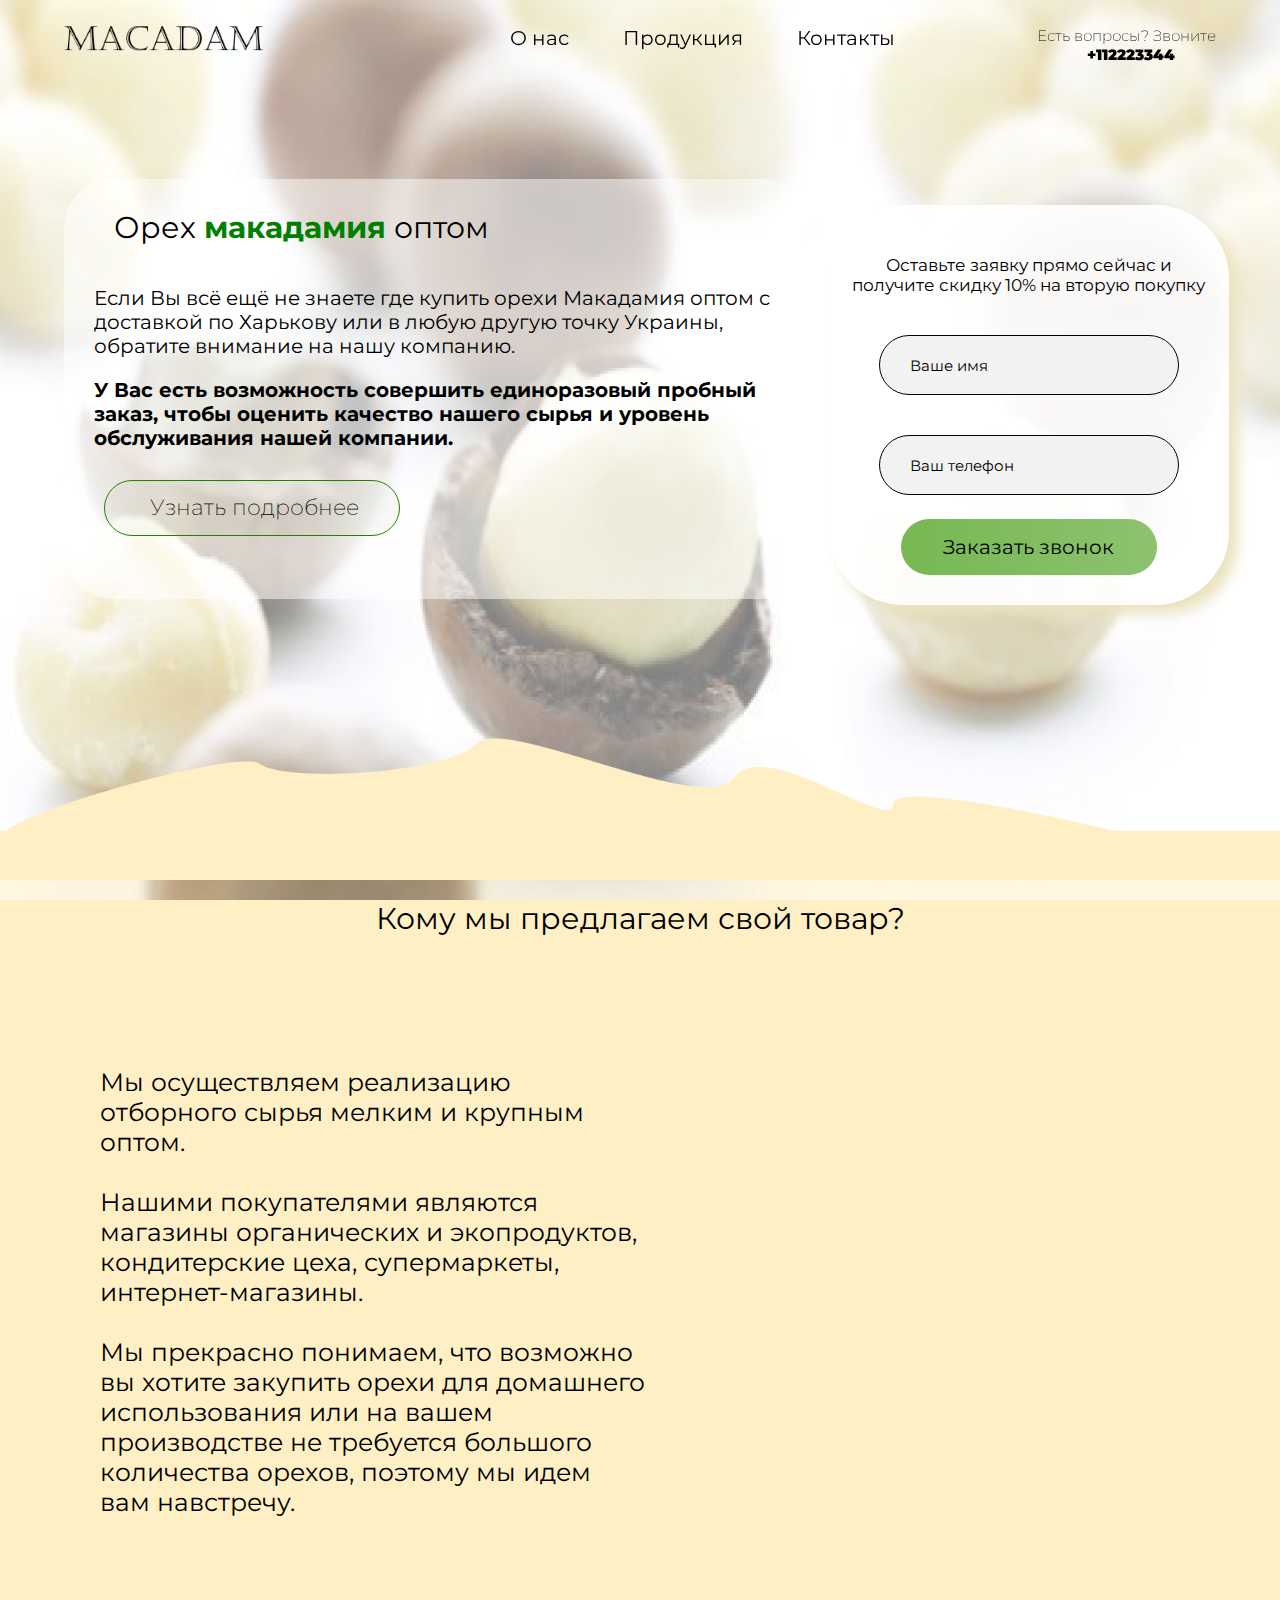
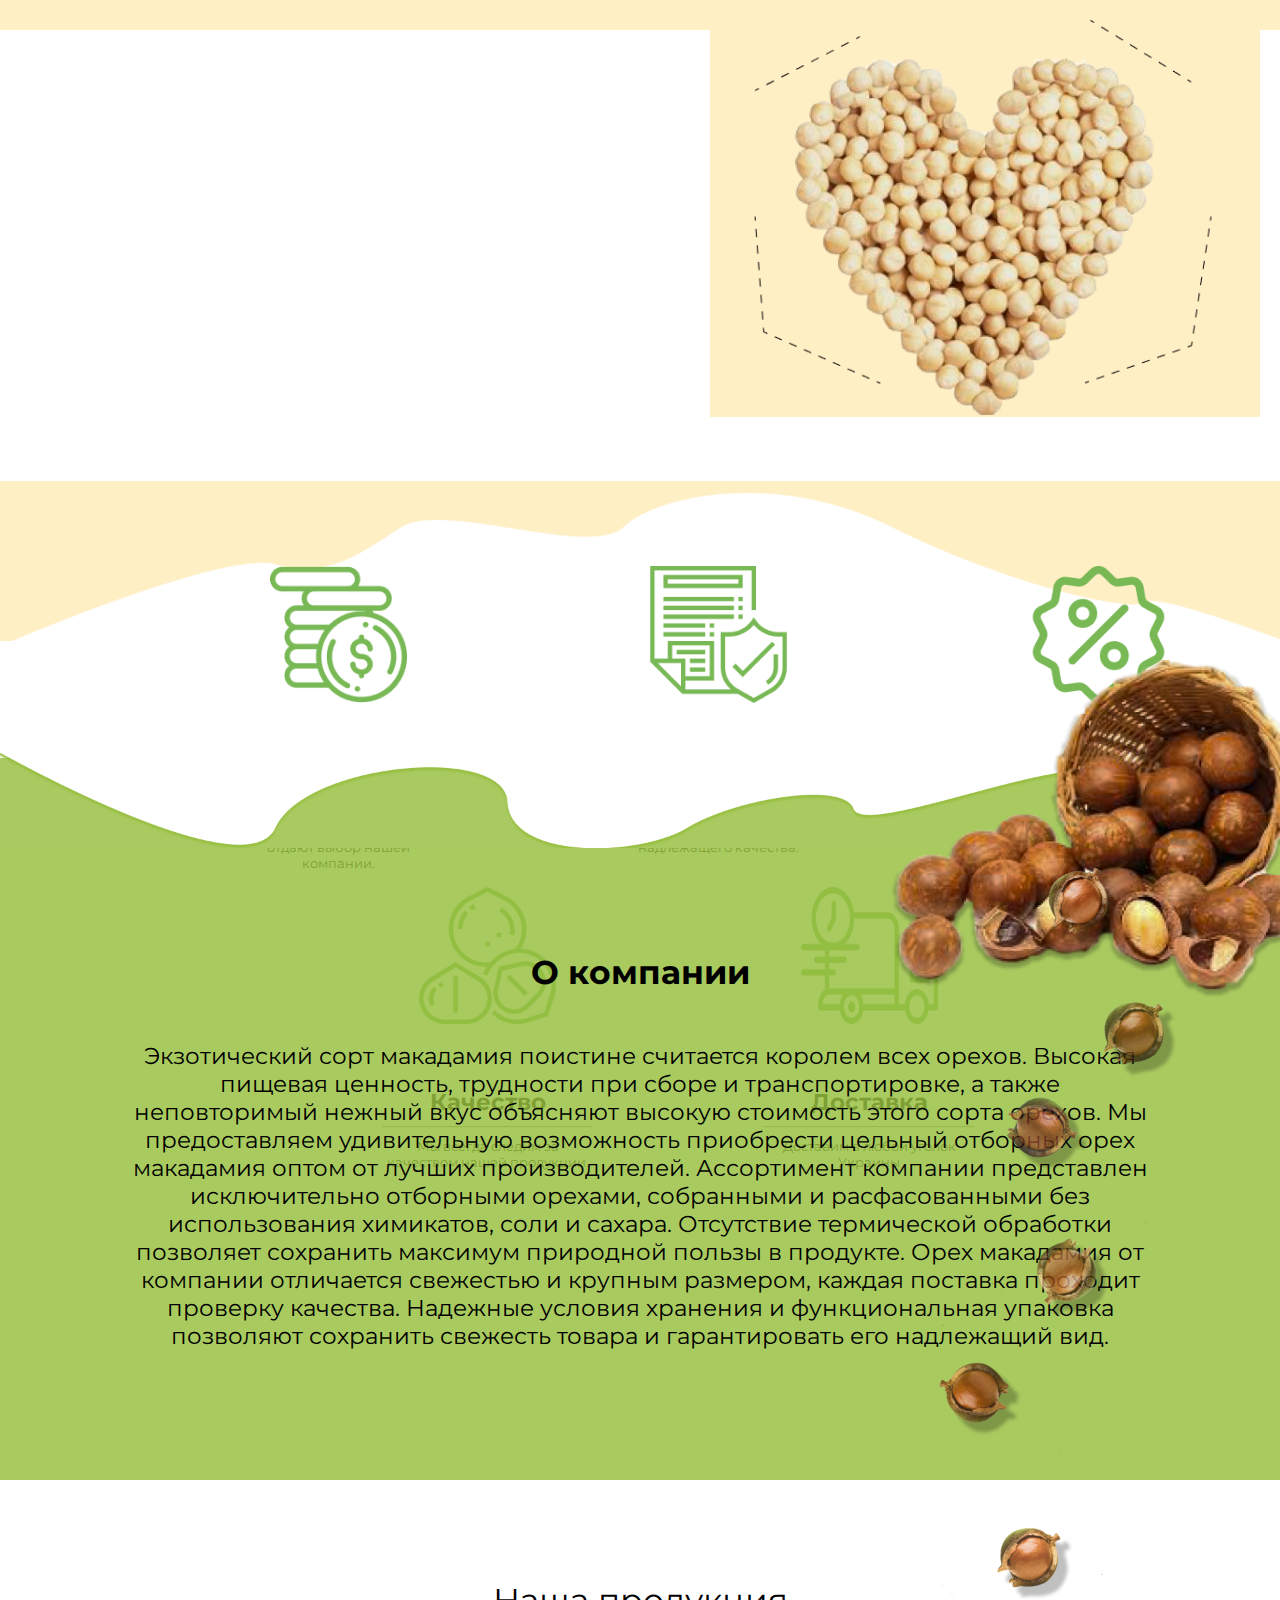
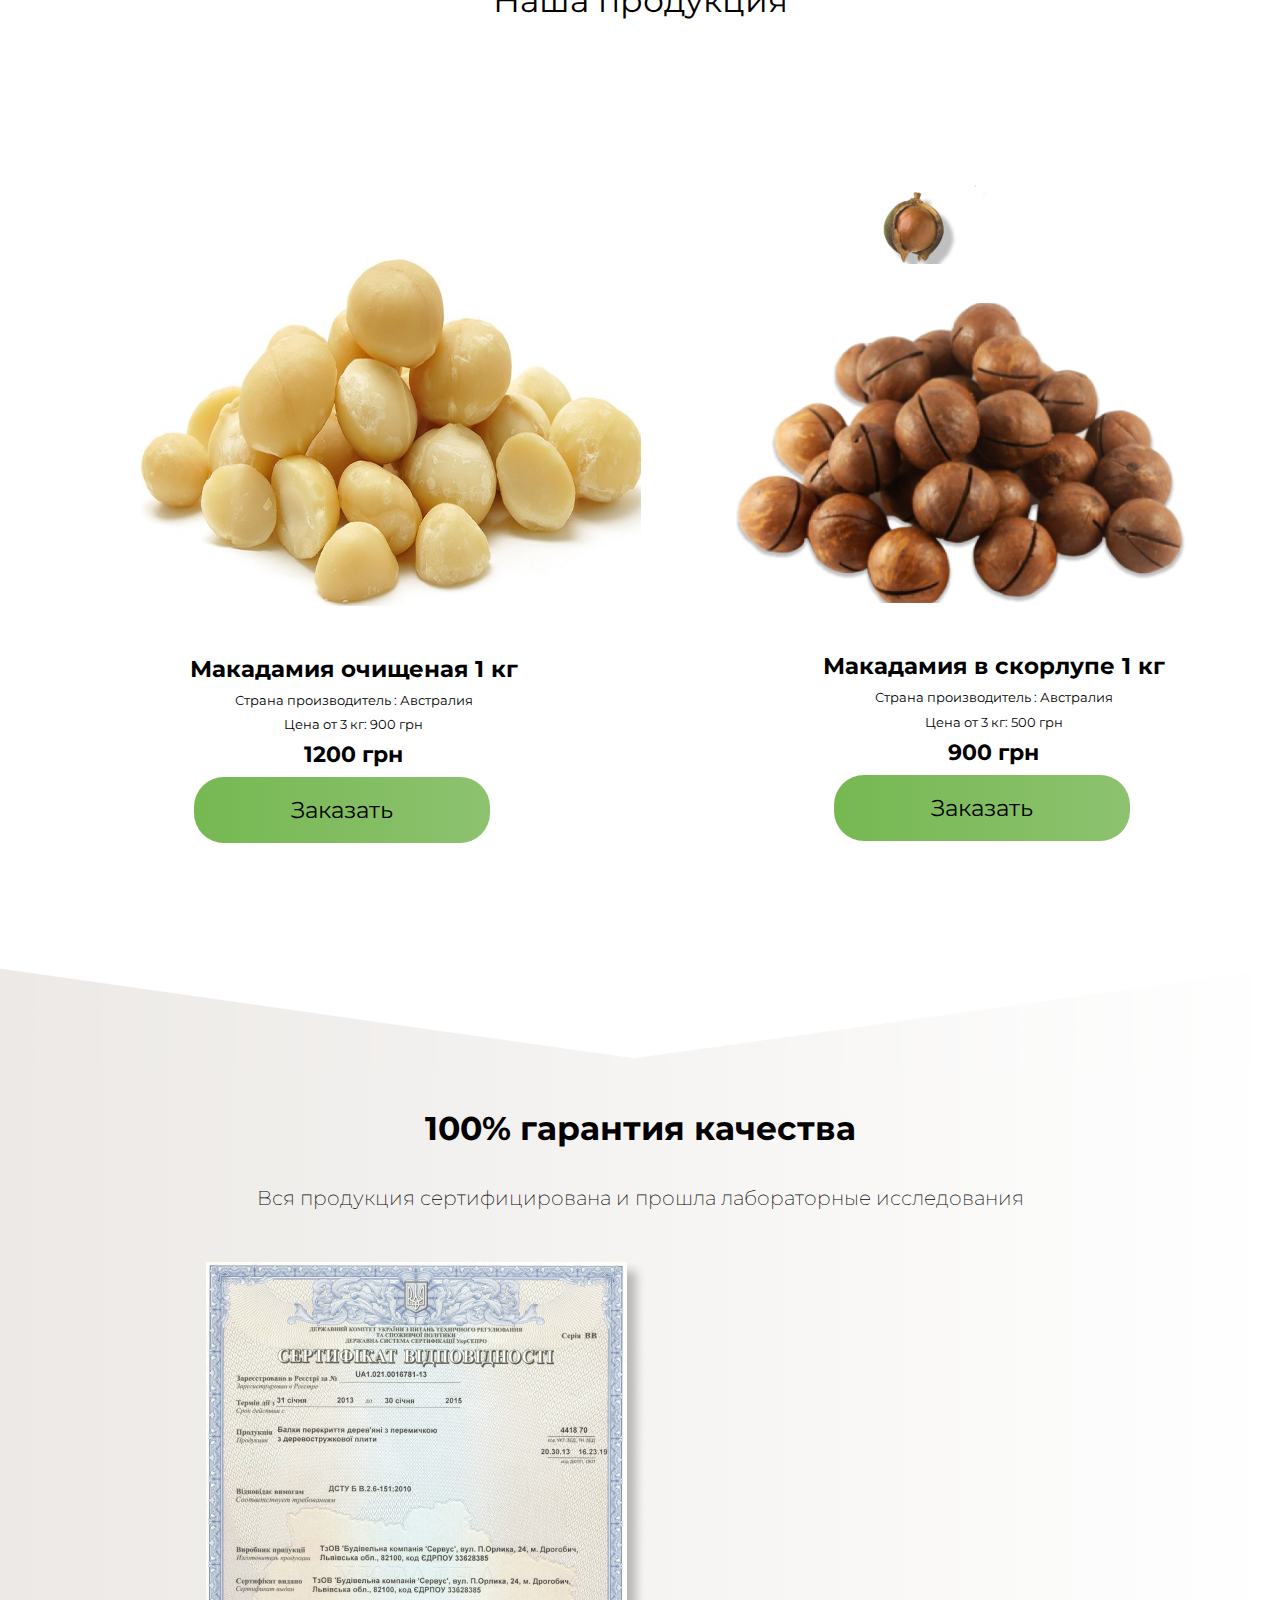
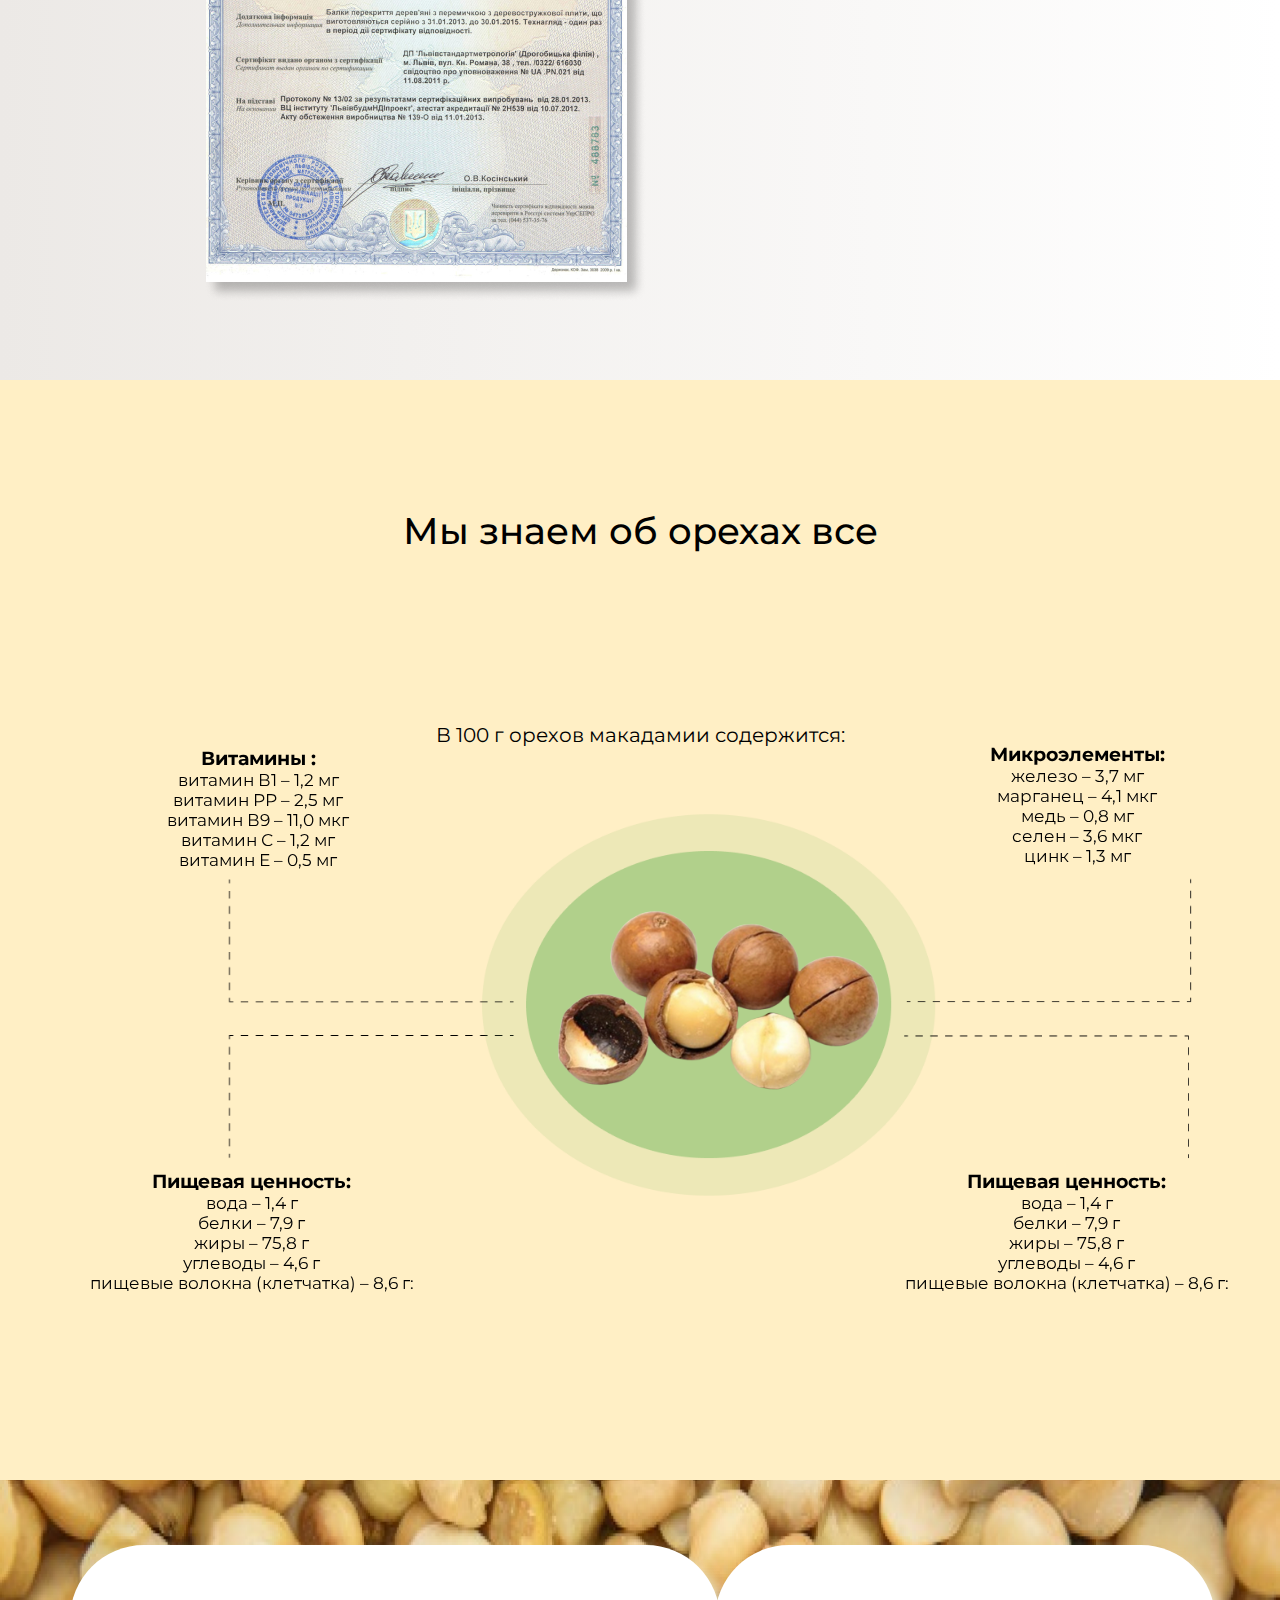
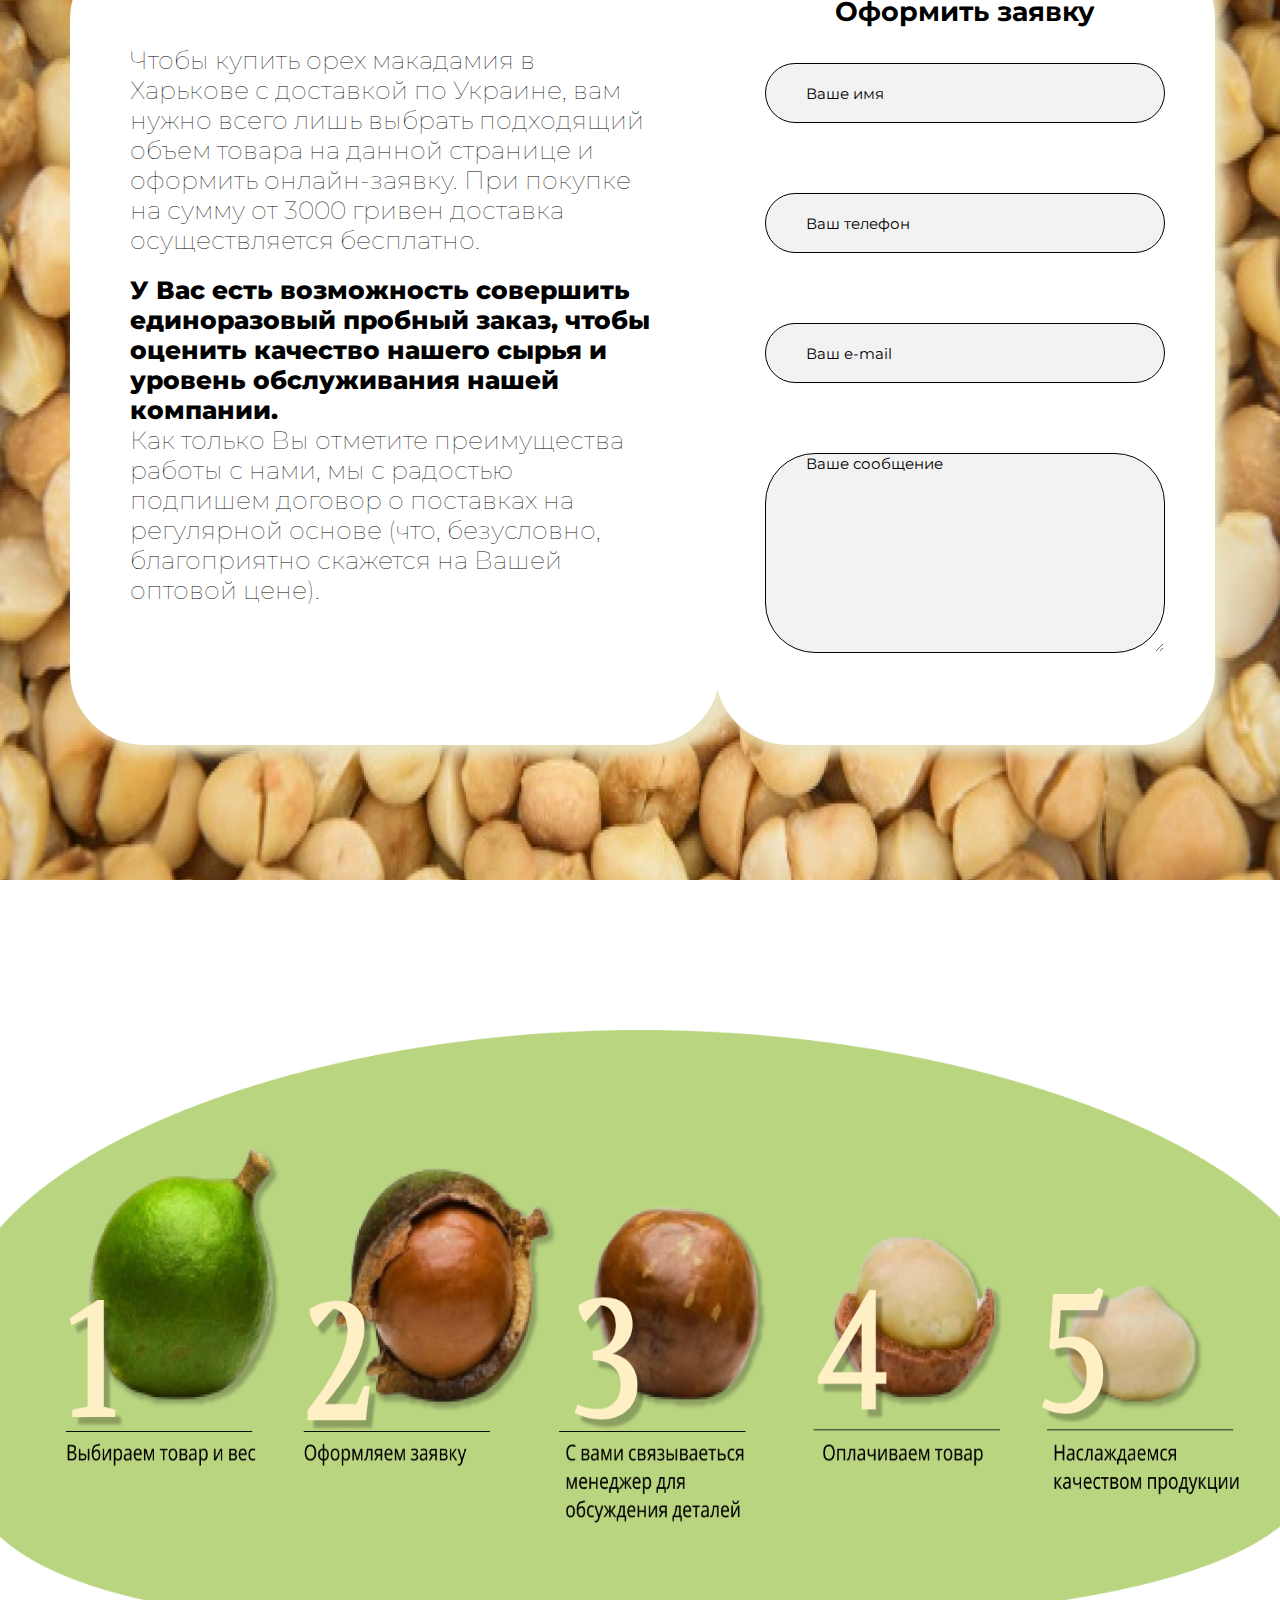
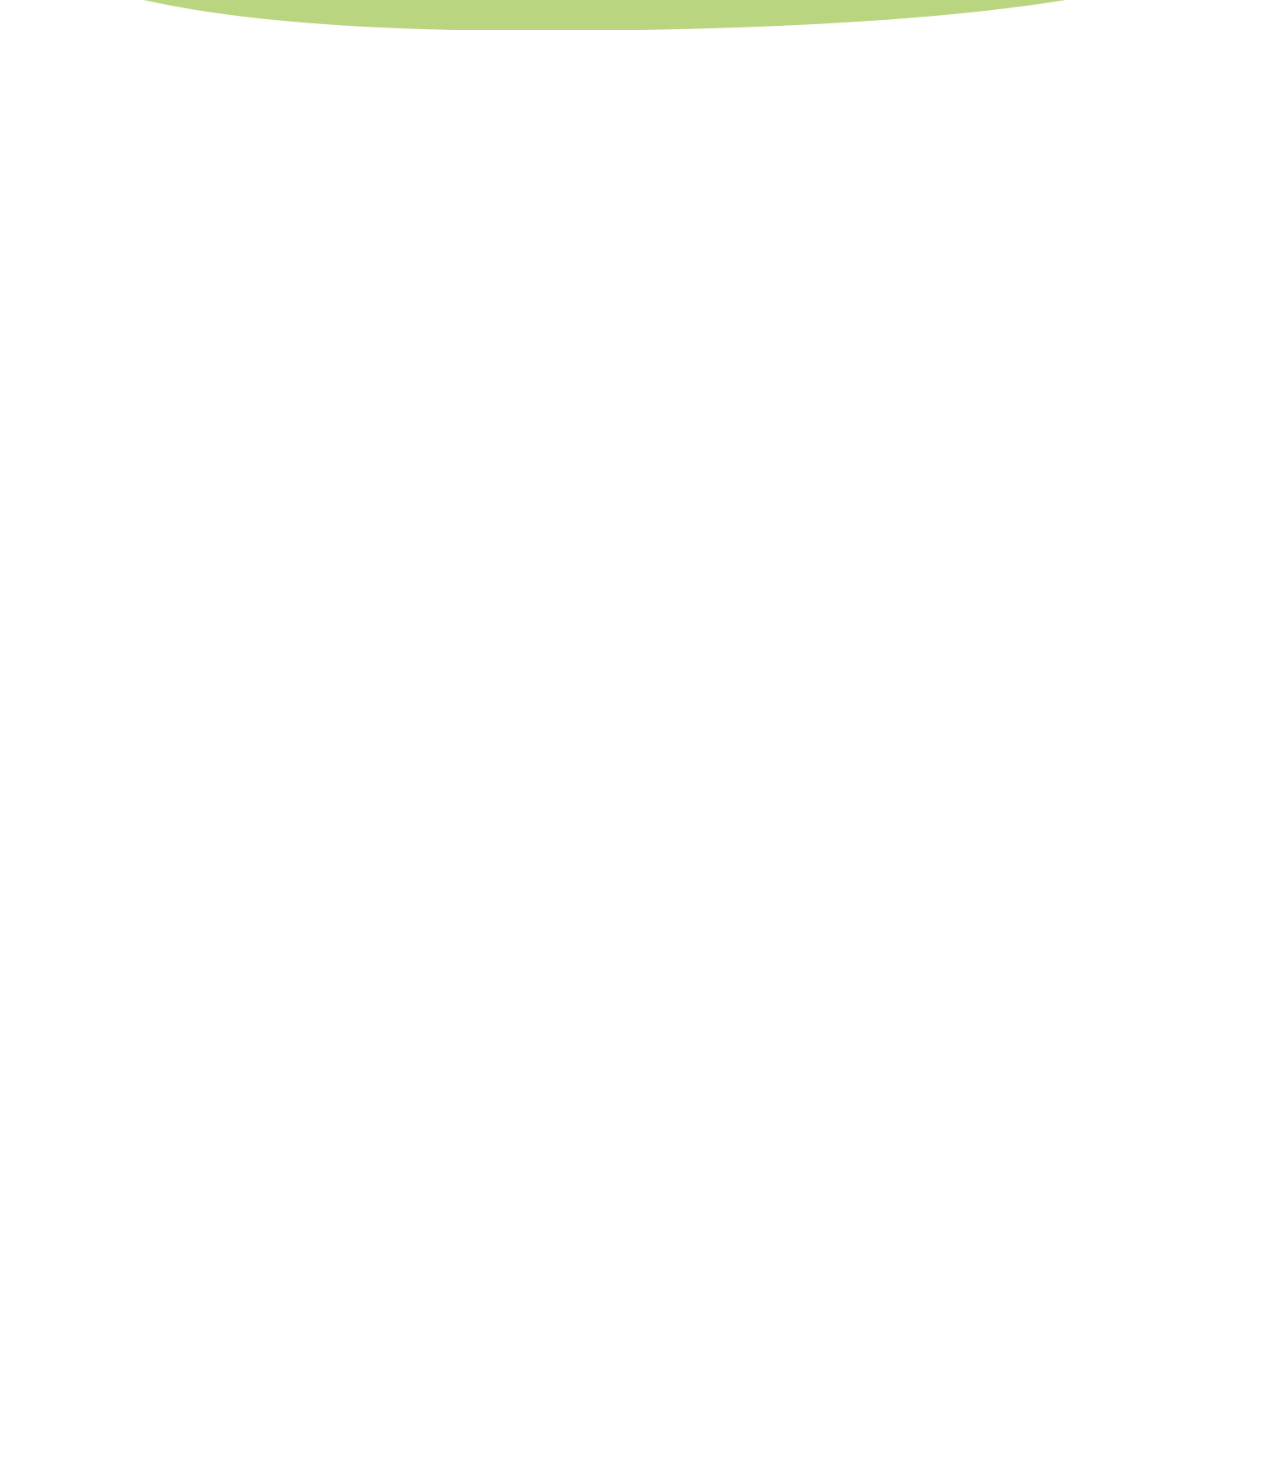
<file: markup/markup.html>
<!DOCTYPE html>
<html lang="en">
<head>
    <link rel="preconnect" href="https://fonts.gstatic.com">
    <link href="https://fonts.googleapis.com/css2?family=Montserrat&family=Volkhov&display=swap" rel="stylesheet">
    <link rel="stylesheet" href="../markup/markup.css">
    <meta charset="UTF-8">
    <meta http-equiv="X-UA-Compatible" content="IE=edge">
    <meta name="viewport" content="width=device-width, initial-scale=1.0">
    <title>Macadamia</title>
</head>
<body>
    <div id="container">
             <header>
                   <div class="inner-header">
                          <a href="#home">  <img src="../markup/markup-pictures/Macadam.png" alt="macadamia logo" width="100%" height="100%"> </a>
                      
                      <ul class="nav-bar">
                        <li><a class="nav-link" href="#aboutus">О нас </a></li>
                        <li><a class="nav-link" href="#products">Продукция</a></li>
                        <li><a class="nav-link" href="#contacts">Контакты</a></li>
                        </ul>
                   </div>
                  <span class="callus"> Есть вопросы? Звоните
                   <p><a href="#">+112223344</a></span></p>
                 </header>
        <section id="home">
                    <img class="background" src="../markup/markup-pictures/background-nuts1.png" alt="Background-picture" >
                         <div class="box-firts">
                       <div class="box-left">
                           <h3>Орех <span>макадамия</span> оптом</h3>
                           <p>Если Вы всё ещё не знаете где купить орехи Макадамия оптом с доставкой по Харькову или в любую другую точку Украины, обратите внимание на нашу компанию. </p>
                           <p>У Вас есть возможность совершить единоразовый пробный заказ, чтобы оценить качество нашего сырья и уровень обслуживания нашей компании. </p>
                           <a href="#"><p>Узнать подробнее</p></a>
                       </div>
                       <div class="box-right">
                           <form>
                               <p>Оставьте заявку прямо сейчас и получите скидку 10%  на вторую покупку</p>
                               <input class="ask" type="text" placeholder="Ваше имя"> 
                               <input class="ask" type="text" placeholder="Ваш телефон"> 
                               <button type="button">Заказать звонок </button>
                           </form>
                       </div>
                       </div>
                       <img class="wave-top" src="../markup/markup-pictures/wave-top.png" alt="wave">

        </section>
       <section class="for-who">
             
           <div id="about">
               <h2>Кому мы предлагаем свой товар?</h2>
               <div>
               <p>Мы осуществляем реализацию отборного сырья мелким и крупным оптом. </p>
               <p>Нашими покупателями являются магазины органических и экопродуктов, кондитерские цеха, супермаркеты, интернет-магазины.</p>
               <p>Мы прекрасно понимаем, что возможно вы хотите закупить орехи для домашнего использования или на вашем производстве не требуется большого количества орехов, поэтому мы идем вам навстречу.</p>
            </div>
               <img src="../markup/markup-pictures/heart-line.png" alt="heart">

    </div>
    <img class="wave-bottom" src="../markup/markup-pictures/wave-bottom.png" alt="wave">

       </section>
                         <section id="aboutus">
                              <div class="small-logo">
                                     <ul class="box1">
                                             <li>
                                                 <img src="../markup/markup-pictures/money-icon.png" alt="money"><h4>Выгодная цена</h4>
                                                 <hr>
                                                 <p>Цены каждый день проверяют сотни клиентов, которые отдают выбор нашей компании.</p>
                                             </li>
                                               <li>
                                                   <img src="../markup/markup-pictures/waranty.png" alt="waranty"><h4>Гарантия</h4>
                                                   <hr>
                                                   <p>Возврат или обмен в случае если продукция окажется не надлежащего качества.</p>
                                               </li>
                                                 <li>
                                                     <img src="../markup/markup-pictures/bonus.png" alt="initial-scale"><h4>Бонусы</h4>
                                                     <hr>
                                                     <p>Скидки нашим постоянным клиентам,подарки и акции</p>
                                                 </li></ul>
                                                 <ul class="box2">
                                                    <li>
                                                        <img src="../markup/markup-pictures/nut-icon.png" alt="nut"><h4>Качество</h4>
                                                        <hr>
                                                        <p>Мы всегда следим за качеством нашей продукции.</p>
                                                    </li>
                                                       <li>
                                                           <img src="../markup/markup-pictures/delivery.png" alt="delivery" width="100%"><h4>Доставка</h4>
                                                           <hr>
                                                           <p>Доставим в любой уголок Украины</p>
                                                       </li></ul>
</div>
 </section>
                       <div class="company">
                        <img class="wavegreen" src="../markup/markup-pictures/wave-green.png" alt="wave">
                        <h2>О компании</h2>
                        <p>Экзотический сорт макадамия поистине считается королем всех орехов. Высокая пищевая ценность, трудности при сборе и транспортировке, а также неповторимый нежный вкус объясняют высокую стоимость этого сорта орехов. Мы предоставляем удивительную возможность приобрести цельный отборных орех макадамия оптом от лучших производителей.
                         Ассортимент компании представлен исключительно отборными орехами, собранными и расфасованными без использования химикатов, соли и сахара. Отсутствие термической обработки позволяет сохранить максимум природной пользы в продукте. Орех макадамия от компании отличается свежестью и крупным размером, каждая поставка проходит проверку качества. Надежные условия хранения и функциональная упаковка позволяют сохранить свежесть товара и гарантировать его надлежащий вид.
                         </p>
                               <img class="fall" src="../markup/markup-pictures/fall1.png" alt="fall" >
                               <img class="fall2" src="../markup/markup-pictures/Fall2.png" alt="fall2">
                                </div>

    <section id="products">
                               <h2>Наша продукция</h2>
                               <ul>
                              
                              <li>
                                  <img class="peel" src="../markup/markup-pictures/peelnut.png" alt="peel nut"> 
                                  <h4>Макадамия очищеная 1 кг</h4>
                                  <p>Страна производитель : Австралия</p>
                                  <p>Цена от 3 кг: 900 грн</p>
                                  <p><span>1200 грн</span></p>
                                  <button type="button">Заказать</button>
                              </li>
                              <li> <img class="nutinshell" src="../markup/markup-pictures/nutinashell.png" alt="nuts"><h4>Макадамия в скорлупе 1 кг</h4>
                                <p>Страна производитель : Австралия</p><p>Цена от 3 кг: 500 грн</p>
                                <p><span>900 грн</span></p>
                                <button type="button">Заказать</button>
                              </li>
                            </ul>
                            <img class="triangle" src="../markup/markup-pictures/triangel.png" alt="triangle">
                                </section>


                                <div class="quality">
                                    <h3>100% гарантия качества</h3>
                                    <p>Вся продукция сертифицирована и прошла лабораторные исследования</p>
                                    <div>
                                        <img src="../markup/markup-pictures/sertificate-one.png" alt="sert">
                                        <img src="../markup/markup-pictures/sertificate-ywo.png" alt="sert">
                                    </div>
                                </div>
                                    
                                 
                                 
                                       <div class="we-know">
                                           <h3>Мы знаем об орехах все</h3>
                                           <p>В 100 г орехов макадамии содержится:</p>
                                           <ul class="one"> <span>Витамины :</span>
                                               <li>
                                                витамин В1 – 1,2 мг
                                                </li>
                                               <li>
                                                витамин РР – 2,5 мг
                                                </li>
                                                <li>
                                                    витамин В9 – 11,0 мкг
                                              </li>
                                               <li>витамин С – 1,2 мг
                                              </li>
                                               <li>  витамин Е  – 0,5 мг</li>
                                               

                                           </ul>

                                           <ul class="two"> <span>Микроэлементы:</span>
                                            <li>
                                                железо – 3,7 мг
                
                                             </li>
                                            <li>
                                                марганец – 4,1 мкг
                                                
                                             </li>
                                            <li>медь – 0,8 мг
                                                
                                           </li>
                                            <li> селен – 3,6 мкг
                                            </li>
                                           <li> цинк – 1,3 мг</li>

                                        </ul>
                                           <img class="circle" src="../markup/markup-pictures/nutin-circle.png" alt="circle">

                                           <ul class="three"> <span>Пищевая ценность:</span>
                                            <li>
                                                вода – 1,4 г
                                             
                                             </li>
                                            <li>
                                                белки – 7,9 г
                                               
                                             </li>
                                            <li> жиры – 75,8 г
                                           
                                                
                                           </li>
                                            <li>      углеводы – 4,6 г
                                                
                                            </li>
                                           <li> пищевые волокна (клетчатка) – 8,6 г:</li>

                                        </ul>
                                        <ul class="four"> <span>Пищевая ценность:</span>
                                            <li>
                                                вода – 1,4 г
                                             
                                             </li>
                                            <li>
                                                белки – 7,9 г
                                               
                                             </li>
                                            <li> жиры – 75,8 г
                                           
                                                
                                           </li>
                                            <li>      углеводы – 4,6 г
                                                
                                            </li>
                                           <li> пищевые волокна (клетчатка) – 8,6 г:</li>

                                        </ul>


                                       </div>



                                       <div class="nuts">
                                        <article><p>Чтобы купить орех макадамия в Харькове с доставкой по Украине, вам нужно всего лишь выбрать подходящий объем товара на данной странице и оформить онлайн-заявку. При покупке на сумму от 3000 гривен доставка осуществляется бесплатно. 
                                           <span> У Вас есть возможность совершить единоразовый пробный заказ, чтобы оценить качество нашего сырья и уровень обслуживания нашей компании. </span>Как только Вы отметите преимущества работы с нами, мы с радостью подпишем договор о поставках на регулярной основе (что, безусловно, благоприятно скажется на Вашей оптовой цене).</p>
                                        </article>
                                        <form ><h4>Оформить заявку</h4>
                                            <input class="yourname" type="text" placeholder="Ваше имя"> 
                               <input class="yourname" type="text" placeholder="Ваш телефон"> 
                               <input class="yourname" type="email" placeholder="Ваш e-mail"> 
                               <textarea id="yourname" name="texta" rows="4" cols="50" placeholder="Ваше сообщение"></textarea>

                                        </form>
                                      <img src="../markup/markup-pictures/background-peelnut.png" alt="background">
                                
                                       </div>

                                       <section id="contacts">
                                          <div class="final"> 
                                               <img class="big-nut" src="./markup-pictures/five-nuts.png" alt="bignut" width="100%">
                                        </div>
                              

                                       </section>

    </div>
</body>
</html>
</file>
<file: markup/markup.css>
*{
    margin:0;
    padding: 0;
    list-style:none;
    text-decoration: none;
}
/* font-family: 'Volkhov', serif; 
font-family: 'Montserrat', sans-serif;*/
body{
    width:100%;
    height: 100%;
}
#container{
    width: 100%;
    height: 9000px;
    position: relative;
}

/* header---------------------- */
header{
    width: 100%;
    height: 100px;
    position: fixed;
    top: 0;
    display: block;
    z-index: 2;
}
.inner-header{
    width:67%;
    height: 100%;
    margin: 0 auto;
    display: block;
    float: left;
    padding-left: 5%;
}
.inner-header img{
    width:200px;
    height: 25px;
    padding-top: 3%;
}
.nav-bar{
    float:right;
    height: 100%;
}
.nav-link{
    height:100%;
    display: table;
    float: left;
    padding: 0px 27px;
    color:black;
    text-decoration: none;
    transition: color 0.3s linear;
    font-family: 'Montserrat', sans-serif;
    font-style: normal;
     font-weight: normal;
    font-size: 20px;
}
.nav-link:hover {
    color:rgb(190, 10, 25);
}
.nav-bar li{
    height: 50%;
    display: table-cell;
    padding-top: 6%;
}
.callus{
    width: 19%;
    height: 50%;
    float: right;
    padding-top: 2%;
    font-family: 'Montserrat', sans-serif;
    font-size: 15px;
    font-weight: 200;
}
.callus a{
    padding-left: 50px;
    color: black;
    transition: color 0.3s linear;
    font-weight: 900;
}
.callus a:hover{
    color: rgb(252, 50, 50);
}
/* main part================== */
#home{
    z-index: 1;
    height: 880px;
    position: relative; 
    
}
.background{
    width:100%;
    height: 100vh;
    display: block;
    position: absolute;
    top: 0;
    left: 0;
}
.box-first{
    position: absolute;
    width: 1250px;

}
.box-left{
    width: 750px;
    height: 420px;
    background: rgba(255, 255, 255, 0.5);
border-radius: 50px;   
   float: left; 
   margin: 14% 0 0 5%;
   position: relative;
} 
.box-left h3{
    font-family: 'Montserrat', sans-serif;   
     font-style: normal;
    font-weight: normal;
    font-size: 30px;
    padding: 30px 0 10px 50px ;
}
.box-left h3 span{
    color: green;
    font-weight: 700;
}
.box-left p{
    font-family: 'Montserrat', sans-serif;   
    font-style: normal;
   font-weight: normal;
   font-size: 20px;
   padding: 30px 10px 10px 30px ;
}
.box-left p:nth-child(3){
font-weight: bold;
padding-top: 10px;
}
.box-left a{
    width: 296px;
    height: 56px;
    background: rgba(22, 82, 1, 0.03);
background-blend-mode: hard-light;
border: 1px solid #238102;
box-sizing: border-box;
border-radius: 30px;
position: absolute;
margin: 20px 0 0 40px;
}
.box-left a p{
    font-family: 'Montserrat', sans-serif;   
    font-size: 22px;
    color: black;
    margin: 0 auto;
    padding: 13px 0 25px 45px;
    font-weight: 200;
}
.box-right{
    width: 400px;
    height: 400px;
    background: rgba(255, 255, 255, 0.918);
    box-shadow: 9px 9px 13px #EAE3C0;
   float: right; 
   margin: 16% 4% 0 0;
   position: relative;
   border-radius: 74px;
} 
form p{
    padding:50px 15px 0 15px;
    font-family: 'Montserrat', sans-serif;   
    font-size: 17px;
    color: black;
    text-align: center;
}
.box-right input{
    margin: 40px 50px 0 50px;
}
form .ask{
    width: 300px;
    height: 60px;
    background: rgba(241, 241, 241, 0.938);
background-blend-mode: hard-light;
border: 1px solid #000000;
box-sizing: border-box;
border-radius: 50px;
font-family: 'Montserrat', sans-serif;   
    font-size: 17px;
    color: black;
}
::placeholder{
    color: rgb(230, 5, 5);
    margin: 0 auto ;
    padding: 0 0 0 10%;
    font-family: 'Montserrat', sans-serif;   
    font-size: 15px;
    color: black;
}
.box-right button{
    width: 256px;
height: 56px;
background: linear-gradient(90deg, #76B852 0%, #8DC26F 100%);
border-radius: 30px;
margin:6% 10% 0 18%;
font-family: 'Montserrat', sans-serif;   
font-size: 20px;
color: black;
border: none;
}
.wave-top{
    width: 100%;
    height: 146px;
    position: absolute;
    bottom: 0%;
    left: 0;

}
/* section for-who */
.for-who{
    background: #FFEFC5;
    height: 750px;
    width: 100%;
}
#about{
    width: 100%;
    position: relative;
    
}
.wave-bottom{
    width: 100%;
    height: 160px;
    bottom: 0;
    left:0;
    margin:0 auto ;
}

#about h2{
text-align: center;
font-family: 'Montserrat', sans-serif;   
font-size: 30px;
color: black;
font-weight: 400;
padding-top: 20px;
}
#about img{
    width: 550px;
height: 400px;
    float: right;
    padding: 100px 20px 0 0;
    margin-left: 5%;
    margin-bottom: 5%;
}
#about div{
    float:left;
    width:50%;
    padding-top: 100px;
    padding-left: 10px;
}
#about p{
    text-align: left;
font-family: 'Montserrat', sans-serif;   
font-size: 25px;
color: black;
font-weight: 400;
padding: 30px 3px 0 90px;
}
/* aboutus----------- */

.small-logo{
    width:80%;
    height: 700px;
    margin: 0 10% 0 10%;
}
.box1{
    display: flex;
    flex-direction: column;
    width:100%;
    height: 45%;
    flex-wrap: wrap;
    margin-left: 2%;
}
.box1 li{
    width:210px;
    padding: 85px;
    margin: 0 auto;
    text-align: center;
}
hr{
    margin-top: 10px;
    margin-bottom: 10px;
}
.box1 li h4{
    font-family: 'Montserrat', sans-serif;   
    font-size: 23px;
    color: black;
}
.box1 li p{
    font-family: 'Montserrat', sans-serif;   
    font-size: 13px;
    color: black;
}

.small-logo li img{
width:137px;
height: 137px;
margin: 0 auto;
}
.box2{
    display: flex;
    flex-direction: column;
    width:70%;
    height: 45%;
    flex-wrap: wrap;
    margin-left: 13%;
    margin-top: 4%;
}
.box2 li{
    width:210px;
    padding:50px;
   margin-left: 10%;
    text-align: center;
}
.box2 li h4{
    font-family: 'Montserrat', sans-serif;   
    font-size: 23px;
    color: black;
    padding-top: 10px;
}
.box2 li p{
    font-family: 'Montserrat', sans-serif;   
    font-size: 13px;
    color: black;
}
/* company---------- */
.company{
    position: relative;
    width: 100%;
    height: 750px;
    background: rgba(151, 191, 63, 0.83);
    z-index: 1;
}
.wavegreen{
    width: 100%;
}
.fall{
    width:400px;
    height: 350px;
    right: -5px;
    top: -70px;
    position: absolute;
    z-index: 2;
}
.fall2{
    float: right;
    position: absolute;
    z-index: 3;
    right: 8%;
    top:17%;
}
.company h2{
    width: 100%;
    z-index: 3;
    position: relative;
    font-family: 'Montserrat', sans-serif;   
    font-size: 33px;
    color: black;
    padding-top: 100px;
    text-align: center;
}
.company p{
    width: 80%;
    z-index: 3;
    position: relative;
    font-family: 'Montserrat', sans-serif;   
    font-size: 23px;
    color: black;
    padding-top: 50px;
    text-align: center;
    margin-left: 10%;
}
/* products -----------*/
#products{
    width: 100%;
    height: 1100px; 
}
#products h2{
    font-family: 'Montserrat', sans-serif;   
    font-size: 33px;
    color: black;
    padding-top: 100px;
    text-align: center;
    font-weight: 400;
}
.peel{
    width: 500px;
    height: 350px;
    margin-left: 10%;
}
.nutinshell{
    width: 450px;
    height: 300px;
    margin-top: 10%;
}
#products ul{
    margin:0;
    display: flex;
    flex-direction: column;
    width:100%;
    height: 80%;
    flex-wrap: wrap;
    justify-content: center;
}
#products li{
    width:35%;
    height: 500;
    margin: 14% auto 0;
    text-align: center;
}
#products li h4{
    font-family: 'Montserrat', sans-serif;   
    font-size: 23px;
    color: black;
    text-align: center;
    margin: 10% 0 0 15%;
}

#products li p{
    font-family: 'Montserrat', sans-serif;   
    font-size: 13px;
    color: black;
    text-align: center;
    margin: 2% 0 2% 15%;
}
#products li p span{
    font-weight: bold;
    font-size: 22px;
}
#products button{
    width: 296px;
height: 66px;
background: linear-gradient(90deg, #76B852 0%, #8DC26F 100%);
border-radius: 30px;
border: none;
margin-left: 10%;
font-family: 'Montserrat', sans-serif;   
    font-size: 23px;
    color: black;
}

.triangle{
    width: 100%;
    margin-top: 5%;

}
/* quality---------- */
.quality{
    width: 100%;
    height: 1000px;
    background: linear-gradient(90deg, #ECE9E6 0%, #FFFFFF 100%);
}
.quality h3{
    padding-top: 10%;
    font-family: 'Montserrat', sans-serif;   
    font-size: 33px;
    color: black;
    text-align: center;
}
.quality p{
    padding-top: 3%;
    font-family: 'Montserrat', sans-serif;   
    font-size: 20px;
    color: black;
    text-align: center;
    font-weight: 200;
}
.quality div{
    width: 80%;
    height: 90%;
    margin: 0 auto 0 12%;
}
.quality img{
    padding: 50px;
}
/* we know----------- */
.we-know{
    width: 100%;
    height: 1100px;
    background: #FFEFC5;
    position: relative;
}
.we-know h3{
    padding-top: 10%;
    font-family: 'Montserrat', sans-serif;   
    font-size: 37px;
    color: black;
    text-align: center;
    font-weight: 500;
}
.we-know p{
    text-align: center;
    margin-top: 170px;
    font-family: 'Montserrat', sans-serif;   
    font-size: 20px;
    color: black;
}
.circle{
    width:1000px;
    position: absolute;
    top:38%;
    left: 16%;
    z-index: 1;
}
.one span{
    font-weight: bold;
    font-size: 19px;
}
.one{
    width: 20%;
    z-index: 2;
    position: relative;
    margin-left:130px;
    font-family: 'Montserrat', sans-serif;   
    font-size: 17px;
    color: black;
    margin-bottom: 80px;
    margin-right: 0;
   text-align: center;

}
.two{
    float:right;
    z-index: 2;
    position: absolute;
    top: 33%;
    right: 9%;
    font-family: 'Montserrat', sans-serif;   
    font-size: 17px;
    color: black;
   text-align: center;

}
.two span{
    font-weight: bold;
    font-size: 19px;
}
.three{
    float:right;
    z-index: 2;
    position: absolute;
    font-family: 'Montserrat', sans-serif;   
    font-size: 17px;
    color: black;
    left: 7%;
    bottom:17%;
   text-align: center;

}
.three span{
    font-weight: bold;
    font-size: 19px;
}
.four{
    bottom: 17%;
    right: 4%;
    float:right;
    z-index: 2;
    position: absolute;
    font-family: 'Montserrat', sans-serif;   
    font-size: 17px;
    color: black;
   float: right;
   text-align: center;
}
.four span{
    font-weight: bold;
    font-size: 19px;
}
/* nuts------------------ */
.nuts{
    width: 100%;
    height: 1000px;
    background-size: cover;
    background-repeat: no-repeat;
    position: relative;
}
.nuts img{
    width: 100%;
    height: 100%;

}
.nuts article{
    width:650px;
    height: 800px;
    background: rgb(255, 255, 255);
box-shadow: 9px 9px 13px #EAE3C0;
border-radius: 74px;
    position: absolute;
    top: 65px;
    left: 70px;
}
.nuts form{
    width: 500px;
    height: 800px;
    background: rgb(255, 255, 255);
box-shadow: 9px 9px 13px #EAE3C0;
border-radius: 74px;
    position: absolute;
    top: 65px ;
    right: 65px;
}
.nuts article p{
    padding-left: 60px;
    width: 80%;
    padding-top: 100px;
    font-family: 'Montserrat', sans-serif;   
    font-size: 25px;
    color: black;
   text-align: left;
   font-weight: 100;
}
.nuts article p span{
    margin-top: 20px;
    display: block;
font-weight: 800;
font-size: 26px;
font-family: 'Montserrat', sans-serif;   
    font-size: 25px;
    color: black;

}
h4{
    margin-top: 50px;
    font-family: 'Montserrat', sans-serif;   
    font-size: 27px;
    color: black;
    text-align: center;  
    font-size: 400;
}
.yourname{
    margin: 50px;
    margin-top: 35px;
    margin-bottom: 35px;
    width: 400px;
    height: 60px;
    background: rgba(241, 241, 241, 0.938);

border: 1px solid #000000;
box-sizing: border-box;
border-radius: 50px;
font-family: 'Montserrat', sans-serif;   
    font-size: 17px;
    color: black;
}
textarea{
    margin: 50px;
    margin-top: 35px;
    margin-bottom: 35px;
    width: 400px;
    height: 200px;
    background: rgba(241, 241, 241, 0.938);

border: 1px solid #000000;
box-sizing: border-box;
border-radius: 50px;
font-family: 'Montserrat', sans-serif;   
    font-size: 17px;
    color: black;
}
/* final------- */
.final{
    position: relative;
    width: 100%;
    height: 2200px;
}
.big-nut{
position: absolute;
width: 100%;
height: 600px;
top: 150px;
}
</file>
